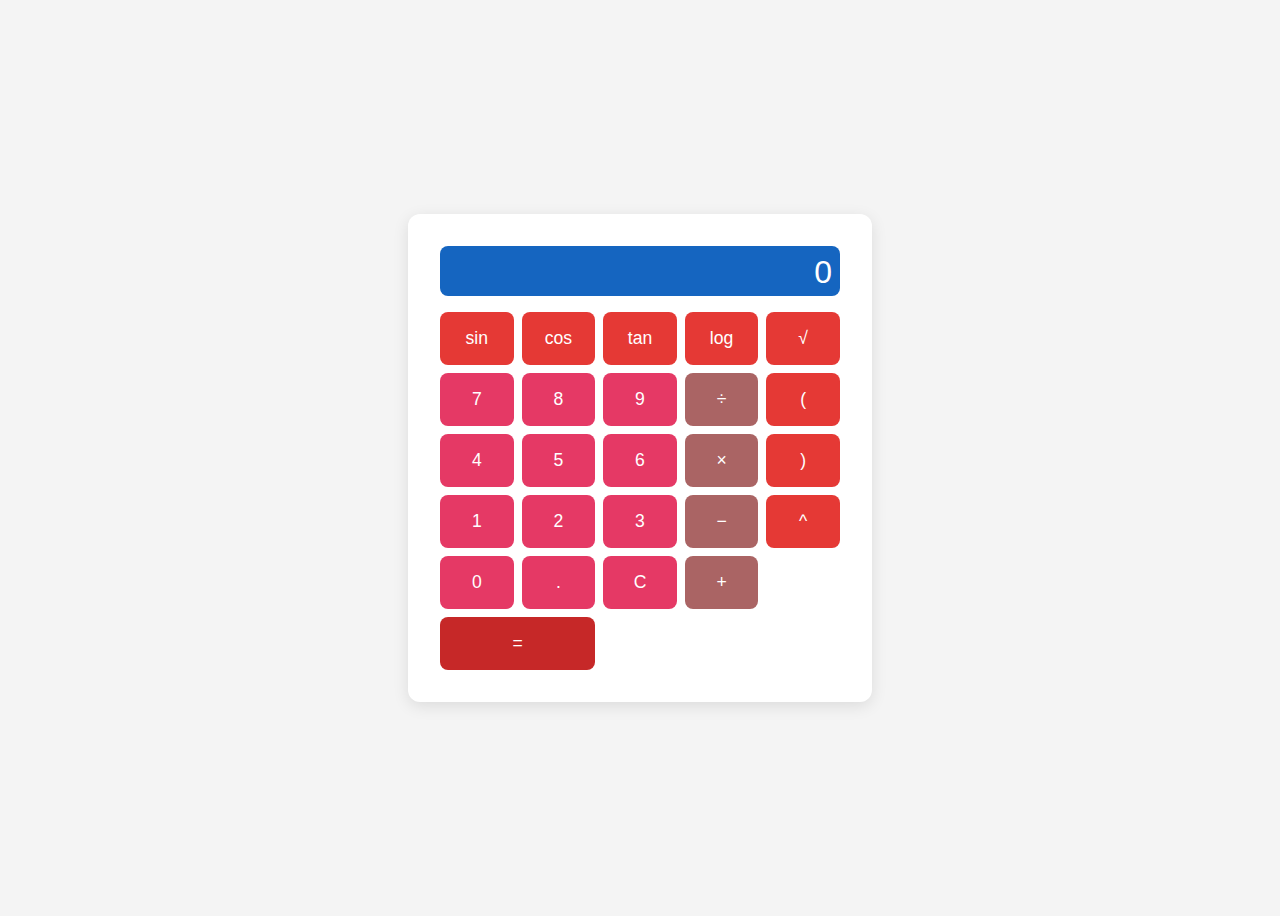
<file: index.html>
<!DOCTYPE html>
<html lang="en">
<head>
    <meta charset="UTF-8">
    <title>Scientific Calculator</title>
    <style>
    body {
        background: #f4f4f4;
        font-family: Arial, sans-serif;
        display: flex;
        justify-content: center;
        align-items: center;
        height: 100vh;
    }
    .calculator {
        background: #fff;
        padding: 2rem;
        border-radius: 12px;
        box-shadow: 0 4px 16px rgba(0,0,0,0.1);
        width: 400px;
    }
    .display {
        width: 100%;
        height: 50px;
        background: #1565c0; /* blue */
        color: #fff;
        font-size: 2rem;
        border-radius: 8px;
        margin-bottom: 1rem;
        text-align: right;
        padding: 0.5rem;
        box-sizing: border-box;
    }
    .buttons {
        display: grid;
        grid-template-columns: repeat(5, 1fr);
        gap: 0.5rem;
    }
    button {
        padding: 1rem;
        font-size: 1.1rem;
        border: none;
        border-radius: 8px;
        background: #e53965; /* red */
        color: #fff;
        cursor: pointer;
        transition: background 0.2s;
    }
    button.operator {
        background: #aa6464; /* darker red */
        color: #fff;
    }
    button.equal {
        background: #c62828; /* even darker red */
        color: #fff;
        grid-column: span 2;
    }
    button:active {
        background: #b71c1c;
    }
    button.func {
        background: #e53935; /* red */
        color: #fff;
    }
</style>
</head>
<body>
    <div class="calculator">
        <div class="display" id="display">0</div>
        <div class="buttons">
            <button class="func" onclick="func('sin')">sin</button>
            <button class="func" onclick="func('cos')">cos</button>
            <button class="func" onclick="func('tan')">tan</button>
            <button class="func" onclick="func('log')">log</button>
            <button class="func" onclick="func('sqrt')">√</button>
            <button onclick="press('7')">7</button>
            <button onclick="press('8')">8</button>
            <button onclick="press('9')">9</button>
            <button class="operator" onclick="press('/')">÷</button>
            <button class="func" onclick="press('(')">(</button>
            <button onclick="press('4')">4</button>
            <button onclick="press('5')">5</button>
            <button onclick="press('6')">6</button>
            <button class="operator" onclick="press('*')">×</button>
            <button class="func" onclick="press(')')">)</button>
            <button onclick="press('1')">1</button>
            <button onclick="press('2')">2</button>
            <button onclick="press('3')">3</button>
            <button class="operator" onclick="press('-')">−</button>
            <button class="func" onclick="press('^')">^</button>
            <button onclick="press('0')">0</button>
            <button onclick="press('.')">.</button>
            <button onclick="clearDisplay()">C</button>
            <button class="operator" onclick="press('+')">+</button>
            <button class="equal" onclick="calculate()">=</button>
        </div>
    </div>
    <script>
        let display = document.getElementById('display');
        let current = '';

        function press(val) {
            if (display.innerText === '0' && val !== '.') {
                current = val;
            } else {
                current += val;
            }
            display.innerText = current;
        }

        function clearDisplay() {
            current = '';
            display.innerText = '0';
        }

        function func(name) {
            if (name === 'sqrt') {
                current += 'sqrt(';
            } else if (name === 'log') {
                current += 'log(';
            } else {
                current += name + '(';
            }
            display.innerText = current;
        }

        function calculate() {
            try {
                let expr = current
                    .replace(/÷/g, '/')
                    .replace(/×/g, '*')
                    .replace(/−/g, '-')
                    .replace(/(\d+)\^(\d+)/g, 'Math.pow($1,$2)')
                    .replace(/sin\(/g, 'Math.sin(')
                    .replace(/cos\(/g, 'Math.cos(')
                    .replace(/tan\(/g, 'Math.tan(')
                    .replace(/log\(/g, 'Math.log10(')
                    .replace(/sqrt\(/g, 'Math.sqrt(');

                // Replace Math.log10 for browsers that don't support it
                if (!Math.log10) {
                    expr = expr.replace(/Math\.log10\(/g, '((Math.log(');
                    expr = expr.replace(/\)/g, ')/Math.LN10)');
                }

                let result = eval(expr);
                display.innerText = result;
                current = result.toString();
            } catch {
                display.innerText = 'Error';
                current = '';
            }
        }
    </script>
</body>
</html>
</file>
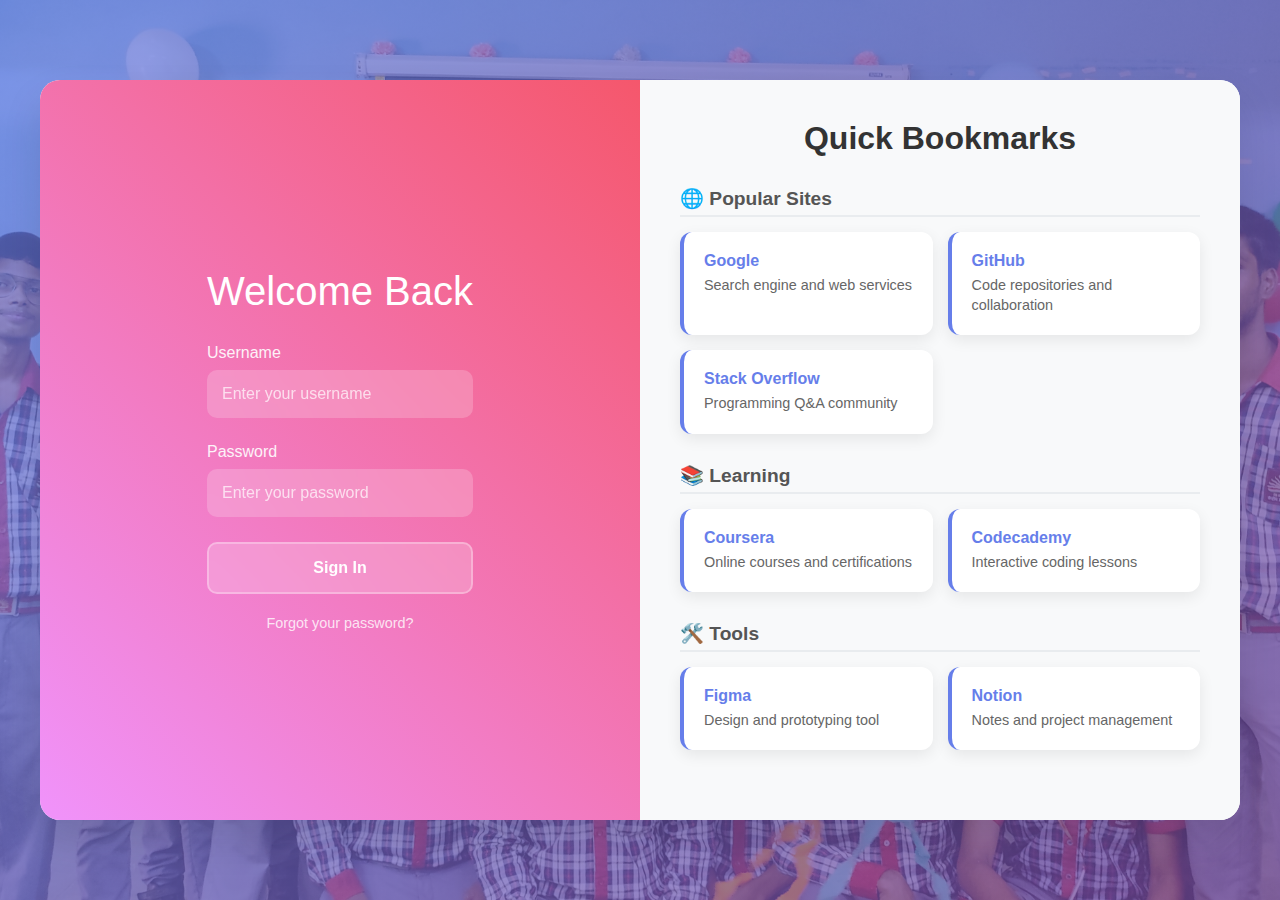
<file: newonly.html>
<!DOCTYPE html>
<html lang="en">
<head>
    <meta charset="UTF-8">
    <meta name="viewport" content="width=device-width, initial-scale=1.0">
    <title>Login & Bookmarks</title>
    <style>
        * {
            margin: 0;
            padding: 0;
            box-sizing: border-box;
        }

        body {
            font-family: 'Segoe UI', Tahoma, Geneva, Verdana, sans-serif;
            /* Option 1: Use your uploaded image as background */
            background: url('your-image.jpg') center/cover no-repeat;
            
            /* Option 2: Overlay with semi-transparent gradient for better readability */
            background: 
                linear-gradient(135deg, rgba(102, 126, 234, 0.7) 0%, rgba(118, 75, 162, 0.7) 100%),
                url('your-image.jpg') center/cover no-repeat;
            
            /* Fallback gradient if image doesn't load */
            background-color: #667eea;
            
            min-height: 100vh;
            display: flex;
            align-items: center;
            justify-content: center;
            padding: 20px;
        }

        .container {
            background: white;
            border-radius: 20px;
            box-shadow: 0 20px 40px rgba(0,0,0,0.1);
            overflow: hidden;
            width: 100%;
            max-width: 1200px;
            display: grid;
            grid-template-columns: 1fr 1fr;
            min-height: 600px;
        }

        .login-section {
            padding: 60px 40px;
            display: flex;
            flex-direction: column;
            justify-content: center;
            background: linear-gradient(45deg, #f093fb 0%, #f5576c 100%);
            color: white;
        }

        .bookmarks-section {
            padding: 40px;
            background: #f8f9fa;
        }

        .login-form {
            max-width: 300px;
            margin: 0 auto;
        }

        .login-form h2 {
            text-align: center;
            margin-bottom: 30px;
            font-size: 2.5em;
            font-weight: 300;
        }

        .form-group {
            margin-bottom: 25px;
        }

        .form-group label {
            display: block;
            margin-bottom: 8px;
            font-weight: 500;
            opacity: 0.9;
        }

        .form-group input {
            width: 100%;
            padding: 15px;
            border: none;
            border-radius: 10px;
            background: rgba(255,255,255,0.2);
            color: white;
            font-size: 16px;
            backdrop-filter: blur(10px);
            transition: all 0.3s ease;
        }

        .form-group input::placeholder {
            color: rgba(255,255,255,0.7);
        }

        .form-group input:focus {
            outline: none;
            background: rgba(255,255,255,0.3);
            transform: translateY(-2px);
        }

        .login-btn {
            width: 100%;
            padding: 15px;
            background: rgba(255,255,255,0.2);
            color: white;
            border: 2px solid rgba(255,255,255,0.3);
            border-radius: 10px;
            font-size: 16px;
            font-weight: 600;
            cursor: pointer;
            transition: all 0.3s ease;
            backdrop-filter: blur(10px);
        }

        .login-btn:hover {
            background: rgba(255,255,255,0.3);
            transform: translateY(-2px);
            box-shadow: 0 10px 20px rgba(0,0,0,0.2);
        }

        .bookmarks-section h2 {
            color: #333;
            margin-bottom: 30px;
            font-size: 2em;
            text-align: center;
        }

        .bookmark-category {
            margin-bottom: 30px;
        }

        .category-title {
            color: #555;
            font-size: 1.2em;
            font-weight: 600;
            margin-bottom: 15px;
            padding-bottom: 5px;
            border-bottom: 2px solid #e9ecef;
        }

        .bookmark-grid {
            display: grid;
            grid-template-columns: repeat(auto-fit, minmax(200px, 1fr));
            gap: 15px;
        }

        .bookmark-item {
            background: white;
            padding: 20px;
            border-radius: 12px;
            box-shadow: 0 5px 15px rgba(0,0,0,0.08);
            transition: all 0.3s ease;
            text-decoration: none;
            color: #333;
            border-left: 4px solid #667eea;
        }

        .bookmark-item:hover {
            transform: translateY(-5px);
            box-shadow: 0 10px 25px rgba(0,0,0,0.15);
            text-decoration: none;
            color: #333;
        }

        .bookmark-title {
            font-weight: 600;
            margin-bottom: 5px;
            color: #667eea;
        }

        .bookmark-desc {
            font-size: 0.9em;
            color: #666;
            line-height: 1.4;
        }

        .forgot-password {
            text-align: center;
            margin-top: 20px;
        }

        .forgot-password a {
            color: rgba(255,255,255,0.8);
            text-decoration: none;
            font-size: 0.9em;
        }

        .forgot-password a:hover {
            color: white;
            text-decoration: underline;
        }

        @media (max-width: 768px) {
            .container {
                grid-template-columns: 1fr;
                max-width: 500px;
            }
            
            .login-section {
                padding: 40px 30px;
            }
            
            .bookmarks-section {
                padding: 30px 20px;
            }
        }

        @keyframes shake {
            0%, 100% { transform: translateX(0); }
            10%, 30%, 50%, 70%, 90% { transform: translateX(-5px); }
            20%, 40%, 60%, 80% { transform: translateX(5px); }
        }
    </style>
</head>
<body>
    <div class="container">
        <div class="login-section">
            <form class="login-form" onsubmit="handleLogin(event)">
                <h2>Welcome Back</h2>
                
                <div class="form-group">
                    <label for="username">Username</label>
                    <input type="text" id="username" name="username" placeholder="Enter your username" required>
                </div>
                
                <div class="form-group">
                    <label for="password">Password</label>
                    <input type="password" id="password" name="password" placeholder="Enter your password" required>
                </div>
                
                <button type="submit" class="login-btn">Sign In</button>
                
                <div class="forgot-password">
                    <a href="#" onclick="alert('Password reset functionality would be implemented here')">Forgot your password?</a>
                </div>
            </form>
        </div>
        
        <div class="bookmarks-section">
            <h2>Quick Bookmarks</h2>
            
            <div class="bookmark-category">
                <h3 class="category-title">🌐 Popular Sites</h3>
                <div class="bookmark-grid">
                    <a href="https://www.google.com" class="bookmark-item" target="_blank">
                        <div class="bookmark-title">Google</div>
                        <div class="bookmark-desc">Search engine and web services</div>
                    </a>
                    <a href="https://www.github.com" class="bookmark-item" target="_blank">
                        <div class="bookmark-title">GitHub</div>
                        <div class="bookmark-desc">Code repositories and collaboration</div>
                    </a>
                    <a href="https://www.stackoverflow.com" class="bookmark-item" target="_blank">
                        <div class="bookmark-title">Stack Overflow</div>
                        <div class="bookmark-desc">Programming Q&A community</div>
                    </a>
                </div>
            </div>
            
            <div class="bookmark-category">
                <h3 class="category-title">📚 Learning</h3>
                <div class="bookmark-grid">
                    <a href="https://www.coursera.org" class="bookmark-item" target="_blank">
                        <div class="bookmark-title">Coursera</div>
                        <div class="bookmark-desc">Online courses and certifications</div>
                    </a>
                    <a href="https://www.codecademy.com" class="bookmark-item" target="_blank">
                        <div class="bookmark-title">Codecademy</div>
                        <div class="bookmark-desc">Interactive coding lessons</div>
                    </a>
                </div>
            </div>
            
            <div class="bookmark-category">
                <h3 class="category-title">🛠️ Tools</h3>
                <div class="bookmark-grid">
                    <a href="https://www.figma.com" class="bookmark-item" target="_blank">
                        <div class="bookmark-title">Figma</div>
                        <div class="bookmark-desc">Design and prototyping tool</div>
                    </a>
                    <a href="https://www.notion.so" class="bookmark-item" target="_blank">
                        <div class="bookmark-title">Notion</div>
                        <div class="bookmark-desc">Notes and project management</div>
                    </a>
                </div>
            </div>
        </div>
    </div>

    <script>
        // Login form handler
        function handleLogin(event) {
            event.preventDefault();
            
            const username = document.getElementById('username').value;
            const password = document.getElementById('password').value;
            
            // Clear any previous error messages
            clearErrorMessage();
            
            // Check credentials and redirect accordingly
            if (username === 'mai' && password === '1234') {
                showSuccessMessage('Login successful! Redirecting to YouTube...');
                
                // Add a small delay for better user experience
                setTimeout(function() {
                    window.location.href = 'https://www.youtube.com';
                }, 1500);
                
            } else if (username === 'demo' && password === 'password') {
                showSuccessMessage('Login successful! Welcome, ' + username + '!');
                // In a real application, you could redirect to a dashboard
                
            } else {
                // Show specific error message based on what went wrong
                if (username === 'mai' && password !== '1234') {
                    showErrorMessage('⚠️ Wrong password for user "mai". Please try again.');
                } else if (username === 'demo' && password !== 'password') {
                    showErrorMessage('⚠️ Wrong password for user "demo". Please try again.');
                } else if (username === 'mai' || username === 'demo') {
                    showErrorMessage('⚠️ Wrong password. Please check your password and try again.');
                } else {
                    showErrorMessage('❌ Invalid username. Available users:<br>• Username: "mai" Password: "1234" (redirects to YouTube)<br>• Username: "demo" Password: "password"');
                }
                
                // Add shake animation to form on error
                addShakeAnimation();
            }
        }

        // Initialize interactive effects when DOM is loaded
        document.addEventListener('DOMContentLoaded', function() {
            
            // Create message container for login feedback
            createMessageContainer();
            
            // Add bookmark hover effects
            document.querySelectorAll('.bookmark-item').forEach(item => {
                item.addEventListener('mouseenter', function() {
                    this.style.borderLeftWidth = '6px';
                });
                
                item.addEventListener('mouseleave', function() {
                    this.style.borderLeftWidth = '4px';
                });
            });

            // Form input animations
            document.querySelectorAll('input').forEach(input => {
                input.addEventListener('focus', function() {
                    this.parentElement.style.transform = 'scale(1.02)';
                });
                
                input.addEventListener('blur', function() {
                    this.parentElement.style.transform = 'scale(1)';
                });
            });
            
            // Add smooth scroll behavior for any future internal links
            document.documentElement.style.scrollBehavior = 'smooth';
            
            // Console message for developers
            console.log('Login & Bookmarks page loaded successfully!');
            console.log('Available credentials:');
            console.log('1. Username: mai, Password: 1234 (redirects to YouTube)');
            console.log('2. Username: demo, Password: password (demo login)');
        });

        // Create message container for login feedback
        function createMessageContainer() {
            const loginForm = document.querySelector('.login-form');
            const messageDiv = document.createElement('div');
            messageDiv.id = 'login-message';
            messageDiv.style.cssText = `
                margin-top: 15px;
                padding: 12px;
                border-radius: 8px;
                text-align: center;
                font-size: 14px;
                display: none;
                transition: all 0.3s ease;
            `;
            
            // Insert before the forgot password section
            const forgotPassword = document.querySelector('.forgot-password');
            loginForm.insertBefore(messageDiv, forgotPassword);
        }

        // Show success message
        function showSuccessMessage(message) {
            const messageDiv = document.getElementById('login-message');
            messageDiv.innerHTML = message;
            messageDiv.style.cssText += `
                display: block;
                background: rgba(76, 175, 80, 0.2);
                color: rgba(255, 255, 255, 0.95);
                border: 1px solid rgba(76, 175, 80, 0.3);
            `;
            messageDiv.scrollIntoView({ behavior: 'smooth', block: 'nearest' });
        }

        // Show error message
        function showErrorMessage(message) {
            const messageDiv = document.getElementById('login-message');
            messageDiv.innerHTML = message;
            messageDiv.style.cssText += `
                display: block;
                background: rgba(244, 67, 54, 0.2);
                color: rgba(255, 255, 255, 0.95);
                border: 1px solid rgba(244, 67, 54, 0.3);
            `;
            messageDiv.scrollIntoView({ behavior: 'smooth', block: 'nearest' });
        }

        // Clear any existing messages
        function clearErrorMessage() {
            const messageDiv = document.getElementById('login-message');
            if (messageDiv) {
                messageDiv.style.display = 'none';
            }
        }

        // Add shake animation to form on login error
        function addShakeAnimation() {
            const loginForm = document.querySelector('.login-form');
            loginForm.style.animation = 'shake 0.5s ease-in-out';
            
            // Remove animation after it completes
            setTimeout(() => {
                loginForm.style.animation = '';
            }, 500);
            
            // Also add temporary red border to inputs
            const inputs = document.querySelectorAll('input');
            inputs.forEach(input => {
                input.style.borderBottom = '2px solid rgba(244, 67, 54, 0.8)';
                setTimeout(() => {
                    input.style.borderBottom = '';
                }, 2000);
            });
        }
    </script>
</body>
</html>
</file>
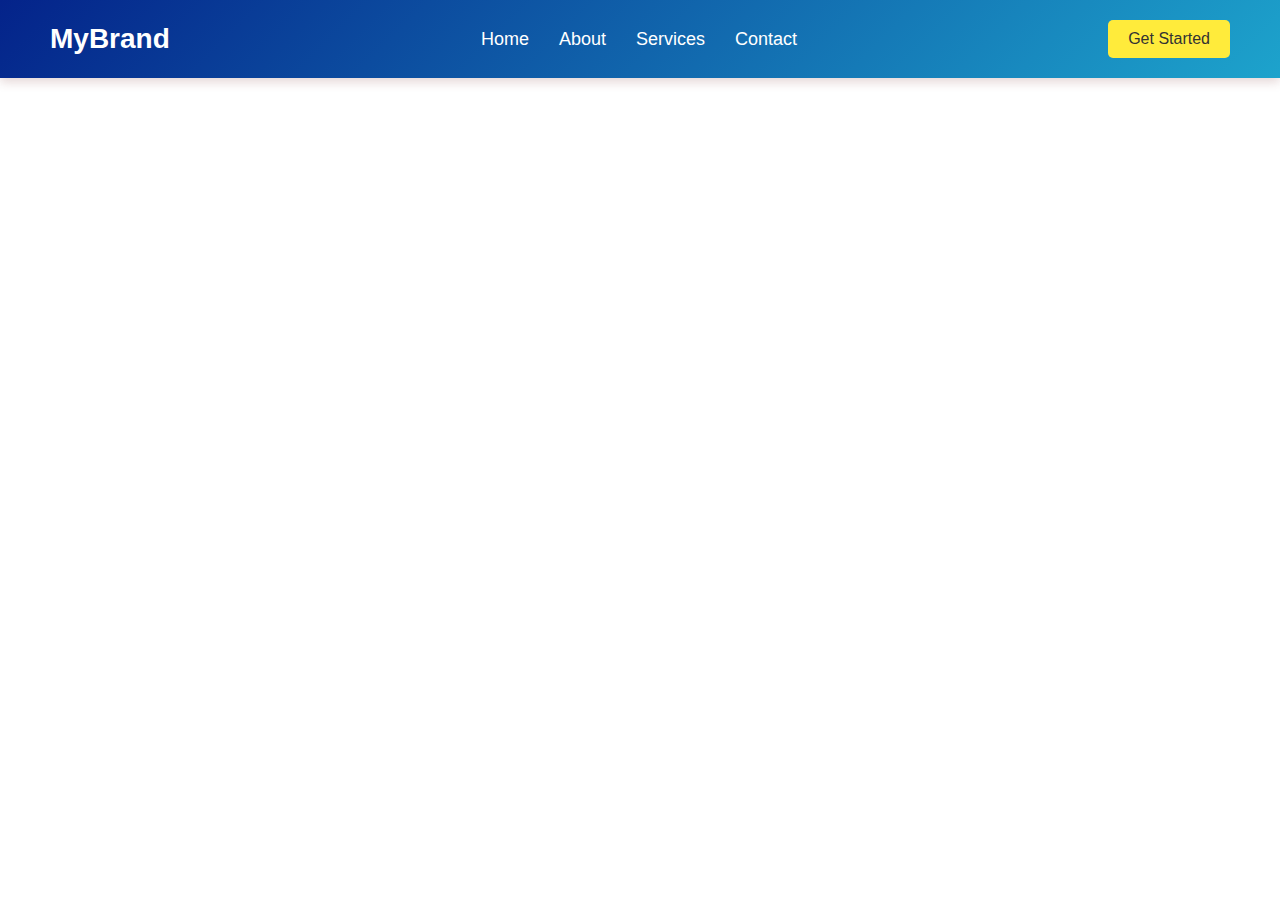
<file: HTML/bubu.html>
<!DOCTYPE html>
<html lang="en">
<head>
    <meta charset="UTF-8">
    <meta name="viewport" content="width=device-width, initial-scale=1.0">
    <title>Unique Header</title>
    <style>
        * {
            margin: 0;
            padding: 0;
            box-sizing: border-box;
            font-family: 'Poppins', sans-serif;
        }
        body {
            background-color: #ffffff;
        }
        .header {
            width: 100%;
            padding: 20px 50px;
            display: flex;
            align-items: center;
            justify-content: space-between;
            background: linear-gradient(135deg, #04238a, #1da3cc);
            color: white;
            box-shadow: 0 4px 10px rgba(119, 51, 51, 0.2);
        }
        .logo {
            font-size: 28px;
            font-weight: bold;
        }
        .nav-links {
            list-style: none;
            display: flex;
        }
        .nav-links li {
            margin: 0 15px;
        }
        .nav-links a {
            text-decoration: none;
            color: white;
            font-size: 18px;
            transition: 0.3s;
        }
        .nav-links a:hover {
            color: #ffeb3b;
        }
        .btn {
            padding: 10px 20px;
            background-color: #ffeb3b;
            color: #333;
            border: none;
            cursor: pointer;
            font-size: 16px;
            border-radius: 5px;
            transition: 0.3s;
        }
        .btn:hover {
            background-color: #ffd600;
        }
    </style>
</head>
<body>

    <header class="header">
        <div class="logo">MyBrand</div>
        <ul class="nav-links">
            <li><a href="#">Home</a></li>
            <li><a href="#">About</a></li>
            <li><a href="#">Services</a></li>
            <li><a href="#">Contact</a></li>
        </ul>
        <button class="btn">Get Started</button>
    </header>

</body>
</html>
</file>
